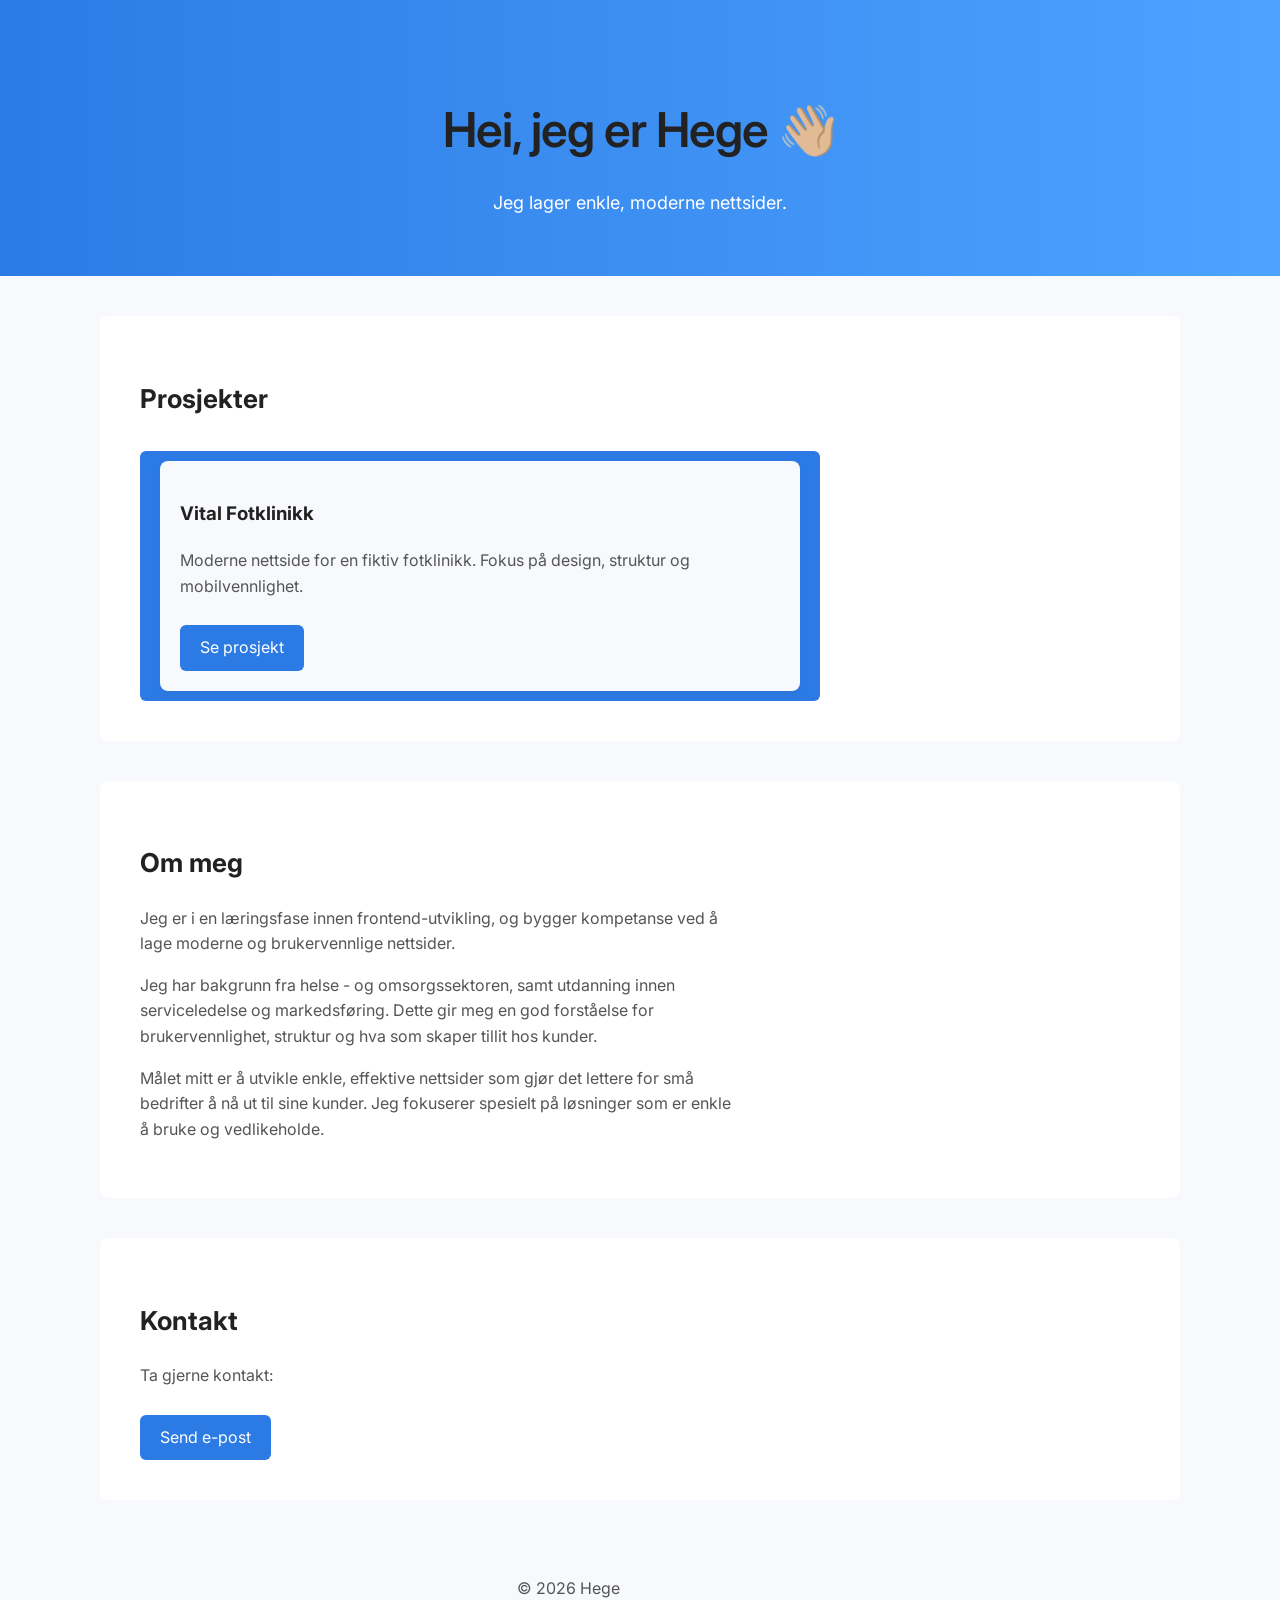
<file: index.html>
<!DOCTYPE html>
<html lang="en">
<head>
    <meta charset="UTF-8">
    <meta name="viewport" content="width=device-width, initial-scale=1.0">
    <title>Portefølje</title>

    <link rel="stylesheet" href="style.css">
    <link href="https://fonts.googleapis.com/css2?family=Inter:wght@300;400;600&display=swap" rel="stylesheet">
    <link href="https://fonts.googleapis.com/css2?family=Poppins:wght@300;400;600&display=swap" rel="stylesheet">
</head>

<body>

    <header>
      <h1>Hei, jeg er Hege 👋🏼</h1>
      <p>Jeg lager enkle, moderne nettsider.</p>
    </header>

    <section>
        <h2>Prosjekter</h2>

        <div class="projects">

            <div class="project-box">
                <h3>Vital Fotklinikk</h3>
                <p>Moderne nettside for en fiktiv fotklinikk. Fokus på design, struktur og mobilvennlighet.</p>
                <a href="vital-fotklinikk/index.html" class="btn" target="_blank">Se prosjekt</a>
            </div>
            
        </div>
    </section>

    <section>
        <h2>Om meg</h2>
        <p>
            Jeg er i en læringsfase innen frontend-utvikling, og bygger kompetanse ved å lage moderne og brukervennlige nettsider.
        </p>

        <p>
            Jeg har bakgrunn fra helse - og omsorgssektoren, samt utdanning innen serviceledelse og markedsføring.
            Dette gir meg en god forståelse for brukervennlighet, struktur og hva som skaper tillit hos kunder.
        </p>

        <p>
            Målet mitt er å utvikle enkle, effektive nettsider som gjør det lettere for små bedrifter å nå ut til sine kunder.
            Jeg fokuserer spesielt på løsninger som er enkle å bruke og vedlikeholde.
        </p>
    </section>

    <section>
        <h2>Kontakt</h2>
        <p>Ta gjerne kontakt:</p>
        <a href="mailto:hege.ls@hotmail.com" class="btn">Send e-post</a>
    </section>

    <footer>
        <p>© 2026 Hege</p>
    </footer>
    
</body>
</html>
</file>
<file: style.css>
body {
    font-family: 'Inter', sans-serif;
    margin: 0;
    background: #f7f9fc;
    line-height: 1.6;
    color: #222;
}

h1, h2, h3 {
    color: #222;
    font-family: 'Poppins'sans-serif;
}

header h1 {
    font-size: 48px;
    font-weight: 600;
    margin-bottom: 10px;
    letter-spacing: -1px;
}

header p {
    max-width: 600px;
    margin: 0 auto;
    margin-top: 20px;
    color: white;
    font-size: 18px;
    line-height: 1.5;
}

h1 {
    font-size: 40px;
    letter-spacing: -1px;
}

h2 {
    font-size: 26px;
}

p {
    color: #555;
    max-width: 600px;
}

header {
    background: linear-gradient(to right, #2c7be5, #4da3ff);
    color: white;
    padding: 60px 20px;
    text-align: center;;
}

section {
    color: #222;
    background: white;
    margin: 40px auto;
    padding: 40px;
    max-width: 1000px;
    border-radius: 8px;
}

.projects {
    display: inline-block;
    background: #2c7be5;
    color: white;
    padding: 10px 20px;
    border-radius: 6px;
    text-decoration: none;
    margin-top: 10px;
}

.project-box {
    background: #f7f9fc;
    padding: 20px;
    border-radius: 8px;
    box-shadow: 0 4px 10px rgba(0,0,0,0.05);
}

.btn {
    display: inline-block;
    background: #2c7be5;
    color: white;
    padding: 10px 20px;
    border-radius: 6px;
    text-decoration: none;
    margin-top: 10px;
}

footer {
    text-align: right;
    padding: 20px;
}

@media (max-width: 768) {
    header h1 {
        font-size: 32px;
    }
}
</file>
